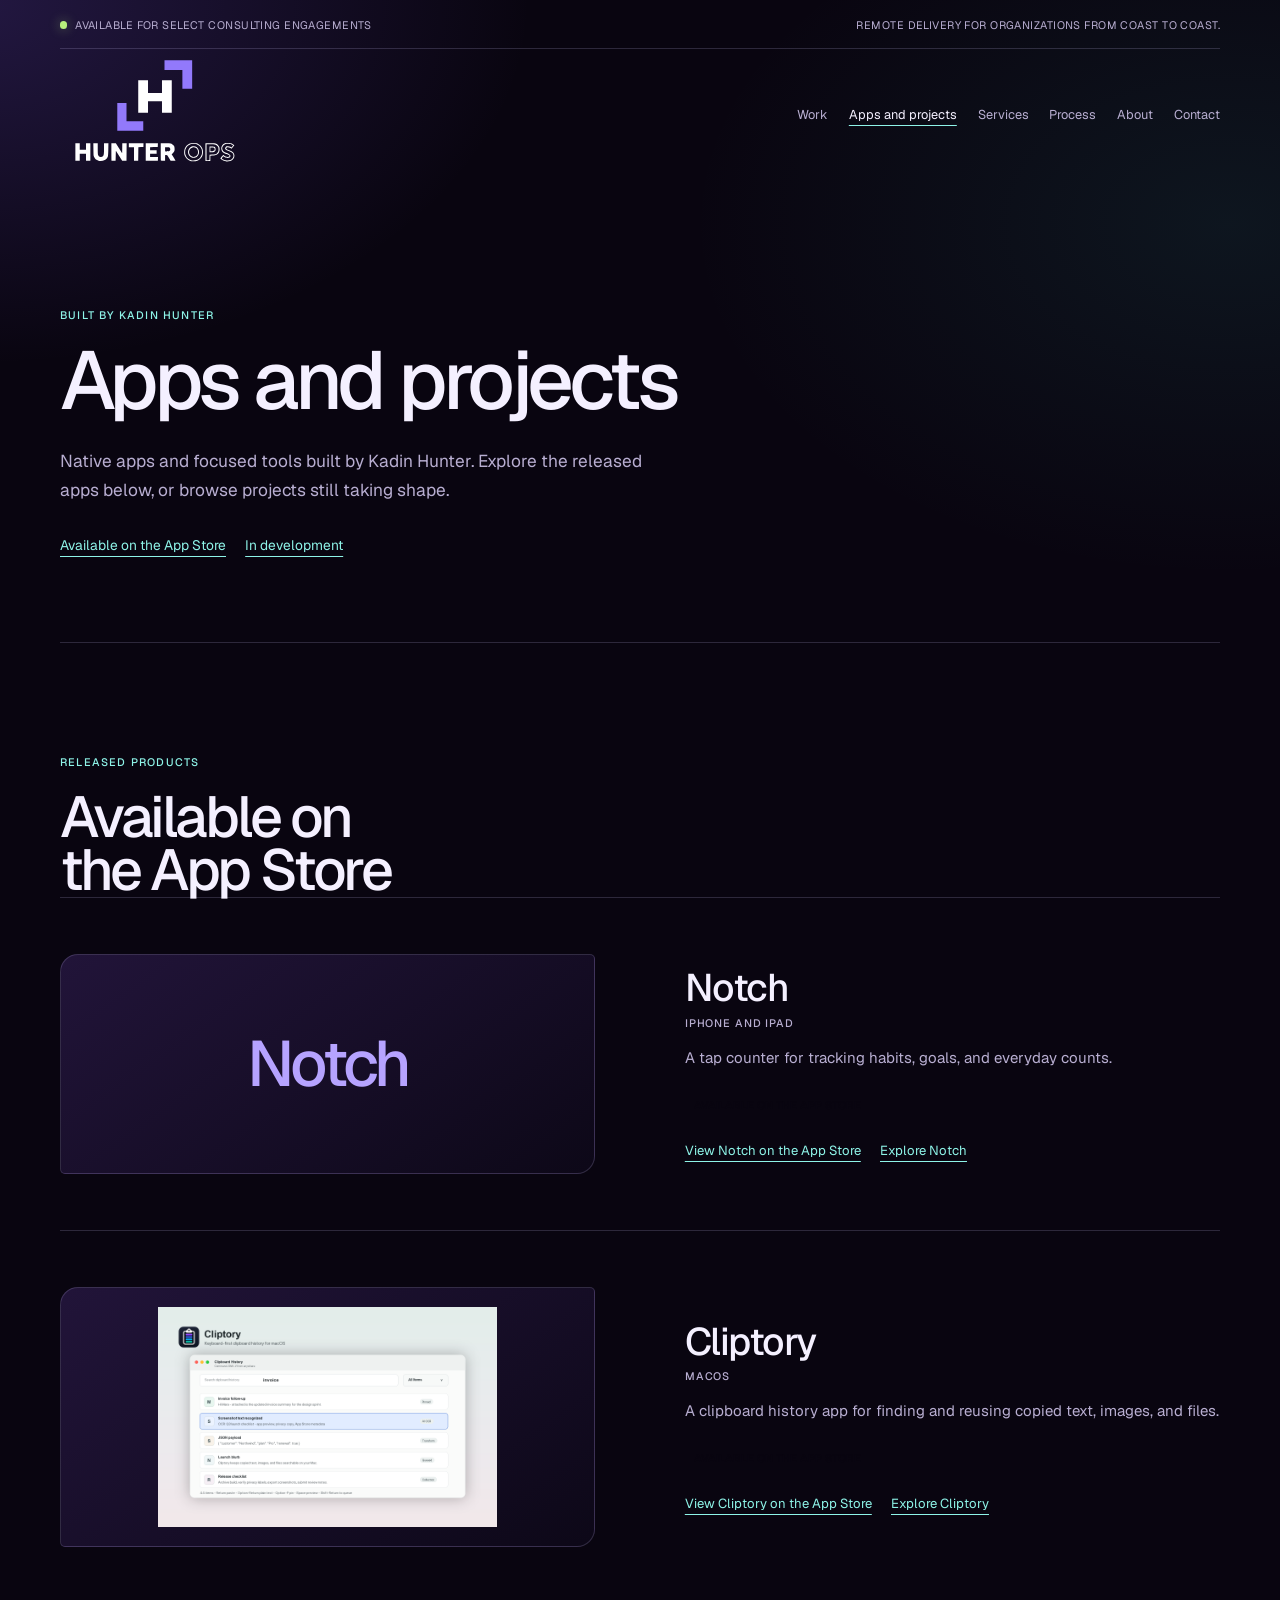
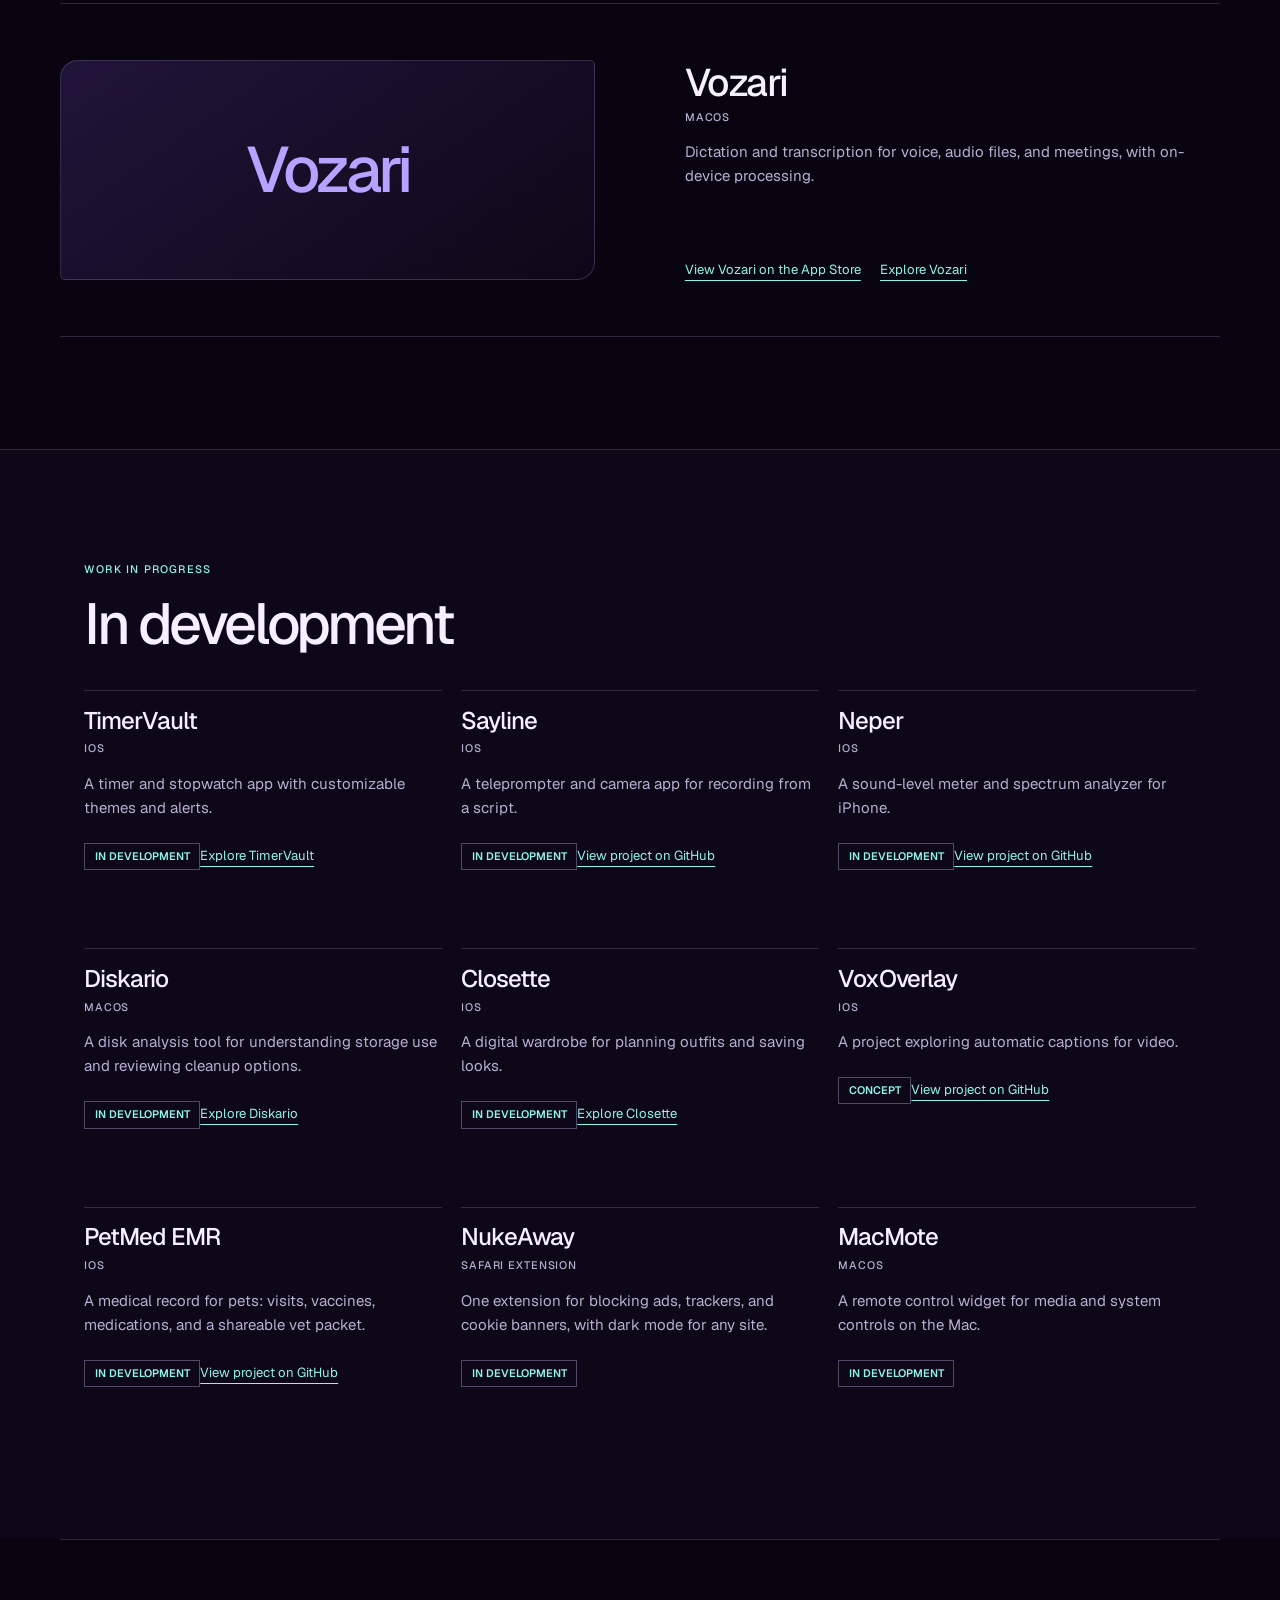
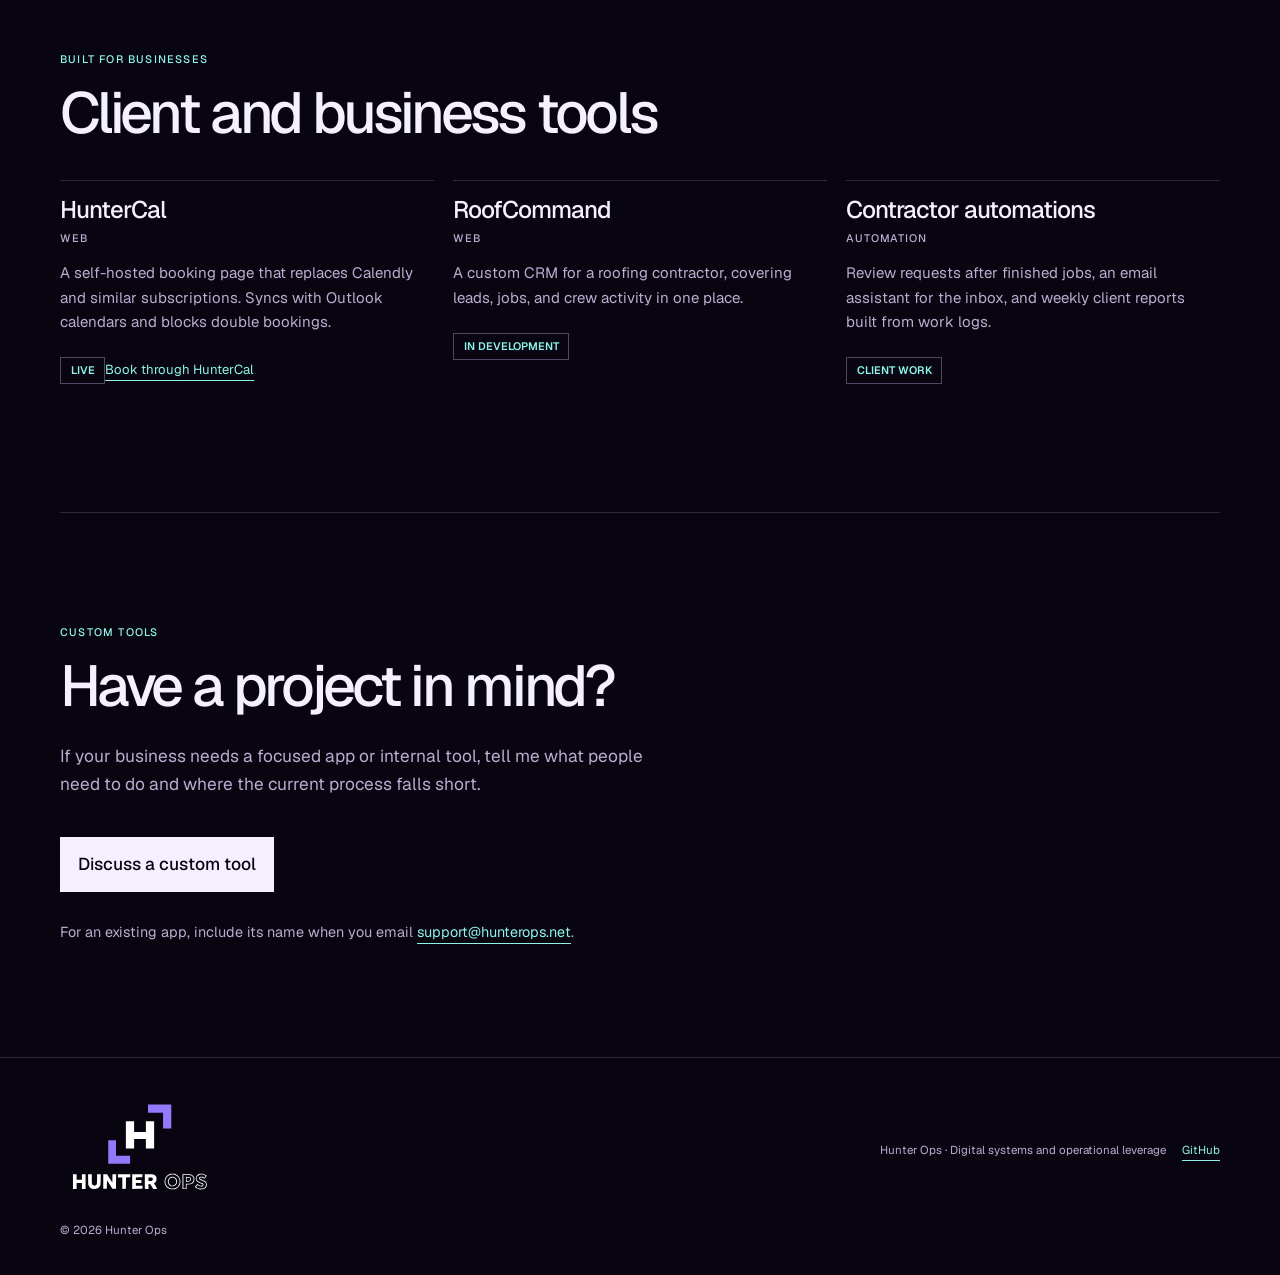
<file: projects.html>
<!doctype html>
<html lang="en">
  <head>
    <meta charset="UTF-8" />
    <meta name="viewport" content="width=device-width, initial-scale=1.0, viewport-fit=cover" />
    <meta name="theme-color" content="#090510" />
    <meta name="description" content="Apps and projects by Kadin Hunter, including released macOS and iOS apps and work still taking shape." />
    <link rel="canonical" href="https://www.hunterops.net/projects.html" />
    <link rel="icon" href="/assets/brand/favicon.svg" type="image/svg+xml" />
    <meta property="og:type" content="website" />
    <meta property="og:title" content="Apps and projects | Hunter Ops" />
    <meta property="og:description" content="Apps and projects by Kadin Hunter, including released macOS and iOS apps and work still taking shape." />
    <meta property="og:url" content="https://www.hunterops.net/projects.html" />
    <meta property="og:image" content="https://www.hunterops.net/assets/brand/og-hunterops.png" />
    <title>Apps and projects | Hunter Ops</title>
    <link rel="stylesheet" href="/assets/projects.css" />
  </head>
  <body class="site-shell">
    <a class="skip-link" href="#main">Skip to content</a>
    <header class="site-header">
      <div class="status-row"><span><b></b> Available for select consulting engagements</span><span>Remote delivery for organizations from coast to coast.</span></div>
      <div class="nav-wrap">
        <a class="brand" href="/" aria-label="Hunter Ops home"><img class="brand-logo" src="/assets/brand/logo-dark.svg" alt="Hunter Ops" /></a>
        <nav class="desktop-nav" aria-label="Primary navigation">
          <a href="/#work">Work</a>
          <a href="/projects.html" aria-current="page">Apps and projects</a>
          <a href="/#services">Services</a>
          <a href="/#process">Process</a>
          <a href="/#about">About</a>
          <a href="/#contact">Contact</a>
        </nav>
        <details class="mobile-nav">
          <summary>Menu</summary>
          <nav aria-label="Primary navigation">
            <a href="/#work">Work</a>
            <a href="/projects.html" aria-current="page">Apps and projects</a>
            <a href="/#services">Services</a>
            <a href="/#process">Process</a>
            <a href="/#about">About</a>
            <a href="/#contact">Contact</a>
          </nav>
        </details>
      </div>
    </header>

    <main id="main" tabindex="-1">
      <section class="page-hero wrap">
        <p class="section-kicker">Built by Kadin Hunter</p>
        <h1>Apps and projects</h1>
        <p>Native apps and focused tools built by Kadin Hunter. Explore the released apps below, or browse projects still taking shape.</p>
        <div class="jump-links"><a href="#available">Available on the App Store</a><a href="#in-development">In development</a></div>
      </section>

      <section class="section wrap" id="available">
        <div class="section-heading"><p class="section-kicker">Released products</p><h2>Available on the App Store</h2></div>

        <article class="app-feature">
          <div class="app-media app-media--text">Notch</div>
          <div class="app-copy"><h3>Notch</h3><span class="label">iPhone and iPad</span><p>A tap counter for tracking habits, goals, and everyday counts.</p><span class="release-label">Available on the App Store</span><div class="app-links"><a href="https://apps.apple.com/us/app/notch-tap-counter/id6778512662">View Notch on the App Store</a><a href="https://kadin-hunter.github.io/Notch-iOS-Portfolio/">Explore Notch</a></div></div>
        </article>

        <article class="app-feature">
          <div class="app-media"><img src="/assets/products/cliptory-screenshot.png" alt="Cliptory clipboard history window with search and saved content." loading="lazy" decoding="async" /></div>
          <div class="app-copy"><h3>Cliptory</h3><span class="label">macOS</span><p>A clipboard history app for finding and reusing copied text, images, and files.</p><span class="release-label">Available on the App Store</span><div class="app-links"><a href="https://apps.apple.com/us/app/cliptory-clipboard-history/id6790237170?mt=12">View Cliptory on the App Store</a><a href="https://kadin-hunter.github.io/Cliptory-Portfolio/">Explore Cliptory</a></div></div>
        </article>

        <article class="app-feature">
          <div class="app-media app-media--text">Vozari</div>
          <div class="app-copy"><h3>Vozari</h3><span class="label">macOS</span><p>Dictation and transcription for voice, audio files, and meetings, with on-device processing.</p><span class="release-label">Available on the App Store</span><div class="app-links"><a href="https://apps.apple.com/us/app/vozari/id6793646944?mt=12">View Vozari on the App Store</a><a href="https://kadin-hunter.github.io/Vozari-Portfolio/">Explore Vozari</a></div></div>
        </article>
      </section>

      <section class="section section--ink" id="in-development">
        <div class="wrap"><div class="section-heading"><p class="section-kicker">Work in progress</p><h2>In development</h2></div><div class="dev-grid">
          <article class="dev-card"><h3>TimerVault</h3><span class="label">iOS</span><p>A timer and stopwatch app with customizable themes and alerts.</p><span class="stage-label">In development</span><a href="https://kadin-hunter.github.io/TimerSimple-iOS-Portfolio/">Explore TimerVault</a></article>
          <article class="dev-card"><h3>Sayline</h3><span class="label">iOS</span><p>A teleprompter and camera app for recording from a script.</p><span class="stage-label">In development</span><a href="https://github.com/Kadin-Hunter/Sayline-iOS-Teleprompter-Portfolio">View project on GitHub</a></article>
          <article class="dev-card"><h3>Neper</h3><span class="label">iOS</span><p>A sound-level meter and spectrum analyzer for iPhone.</p><span class="stage-label">In development</span><a href="https://github.com/Kadin-Hunter/Neper-iOS-Portfolio">View project on GitHub</a></article>
          <article class="dev-card"><h3>Diskario</h3><span class="label">macOS</span><p>A disk analysis tool for understanding storage use and reviewing cleanup options.</p><span class="stage-label">In development</span><a href="https://kadin-hunter.github.io/Diskario-Portfolio/">Explore Diskario</a></article>
          <article class="dev-card"><h3>Closette</h3><span class="label">iOS</span><p>A digital wardrobe for planning outfits and saving looks.</p><span class="stage-label">In development</span><a href="https://kadin-hunter.github.io/Closette-Portfolio/">Explore Closette</a></article>
          <article class="dev-card"><h3>VoxOverlay</h3><span class="label">iOS</span><p>A project exploring automatic captions for video.</p><span class="stage-label">Concept</span><a href="https://github.com/Kadin-Hunter/VoxOverlay-Captions-iOS-app-Portfolio">View project on GitHub</a></article>
          <article class="dev-card"><h3>PetMed EMR</h3><span class="label">iOS</span><p>A medical record for pets: visits, vaccines, medications, and a shareable vet packet.</p><span class="stage-label">In development</span><a href="https://github.com/Kadin-Hunter/Pet-EMR-iOS-App">View project on GitHub</a></article>
          <article class="dev-card"><h3>NukeAway</h3><span class="label">Safari extension</span><p>One extension for blocking ads, trackers, and cookie banners, with dark mode for any site.</p><span class="stage-label">In development</span></article>
          <article class="dev-card"><h3>MacMote</h3><span class="label">macOS</span><p>A remote control widget for media and system controls on the Mac.</p><span class="stage-label">In development</span></article>
        </div></div>
      </section>

      <section class="section wrap" id="business-tools">
        <div class="section-heading"><p class="section-kicker">Built for businesses</p><h2>Client and business tools</h2></div><div class="dev-grid">
          <article class="dev-card"><h3>HunterCal</h3><span class="label">Web</span><p>A self-hosted booking page that replaces Calendly and similar subscriptions. Syncs with Outlook calendars and blocks double bookings.</p><span class="stage-label">Live</span><a href="https://huntercal.vercel.app/kadin/free-consultation">Book through HunterCal</a></article>
          <article class="dev-card"><h3>RoofCommand</h3><span class="label">Web</span><p>A custom CRM for a roofing contractor, covering leads, jobs, and crew activity in one place.</p><span class="stage-label">In development</span></article>
          <article class="dev-card"><h3>Contractor automations</h3><span class="label">Automation</span><p>Review requests after finished jobs, an email assistant for the inbox, and weekly client reports built from work logs.</p><span class="stage-label">Client work</span></article>
        </div>
      </section>

      <section class="section wrap contact-block">
        <p class="section-kicker">Custom tools</p><h2>Have a project in mind?</h2>
        <p>If your business needs a focused app or internal tool, tell me what people need to do and where the current process falls short.</p>
        <p><a class="button primary" href="mailto:support@hunterops.net?subject=Custom%20tool%20inquiry">Discuss a custom tool</a></p>
        <p>For an existing app, include its name when you email <a href="mailto:support@hunterops.net">support@hunterops.net</a>.</p>
      </section>
    </main>

    <footer class="site-footer"><div class="wrap footer-inner"><a class="brand" href="/" aria-label="Hunter Ops home"><img class="brand-logo" src="/assets/brand/logo-dark.svg" alt="Hunter Ops" /></a><p>Hunter Ops · Digital systems and operational leverage</p><a href="https://github.com/Kadin-Hunter">GitHub</a><p class="footer-copyright">© 2026 Hunter Ops</p></div></footer>
  </body>
</html>
</file>
<file: assets/projects.css>
@font-face{font-family:'Geist Variable';font-style:normal;font-weight:100 900;font-display:swap;src:url('/assets/geist-latin-wght-normal-BgDaEnEv.woff2') format('woff2')}
:root{color-scheme:dark;--ink:#090510;--surface:#110a1e;--surface-2:#17102a;--line:rgba(210,197,255,.18);--line-strong:rgba(210,197,255,.34);--paper:#f4f0ff;--muted:#b8aed1;--lavender:#b6a3ff;--cyan:#8ef4e8;--lime:#b8ef7c;--shadow:0 26px 64px rgba(0,0,0,.38)}
*,*::before,*::after{box-sizing:border-box}html{scroll-behavior:smooth}body{margin:0;min-width:320px;color:var(--paper);background:var(--ink);font-family:'Geist Variable',ui-sans-serif,system-ui,sans-serif;-webkit-font-smoothing:antialiased}a{color:var(--cyan);text-underline-offset:.35rem}button,summary{font:inherit}.site-shell{min-height:100vh;background:radial-gradient(58rem 38rem at 96% 5%,rgba(56,169,164,.1),transparent 58%),radial-gradient(58rem 38rem at -2% 0%,rgba(116,82,222,.24),transparent 60%),var(--ink)}
.skip-link{position:fixed;left:1rem;top:-5rem;z-index:30;padding:.75rem 1rem;border-radius:.45rem;background:var(--paper);color:var(--ink);font-weight:500}.skip-link:focus{top:1rem}.wrap,.site-header{width:min(1160px,calc(100% - 48px));margin:auto}.site-header{padding-top:18px}.status-row{display:flex;justify-content:space-between;gap:1rem;padding:0 0 16px;color:var(--muted);border-bottom:1px solid var(--line);font:400 .68rem/1.3 'Geist Variable',monospace;text-transform:uppercase;letter-spacing:.04em}.status-row span:first-child{display:flex;align-items:center;gap:.5rem}.status-row b{width:.45rem;height:.45rem;border-radius:50%;background:var(--lime);box-shadow:0 0 12px rgba(184,239,124,.45)}.nav-wrap{min-height:86px;display:flex;align-items:center;justify-content:space-between;gap:1rem}.brand{display:inline-flex;align-items:center;gap:.7rem;text-decoration:none;color:var(--paper);font:500 .9rem/1 'Geist Variable',monospace;letter-spacing:.09em}.brand>span:last-child>span{color:var(--lavender)}.brand-logo{display:block;width:190px;height:auto;object-fit:contain;border-radius:0}.footer-inner .brand-logo{width:160px}.desktop-nav{display:flex;align-items:center;gap:1.3rem}.desktop-nav a,.mobile-nav a{color:var(--muted);text-decoration-color:transparent;font-size:.8rem;transition:color .18s ease,text-decoration-color .18s ease}.desktop-nav a:hover,.desktop-nav a:focus-visible,.mobile-nav a:hover,.mobile-nav a:focus-visible,.desktop-nav a[aria-current=page],.mobile-nav a[aria-current=page]{color:var(--paper);text-decoration-color:var(--cyan)}.mobile-nav{display:none}.mobile-nav summary{list-style:none;cursor:pointer;min-height:44px;padding:.7rem .85rem;border:1px solid var(--line-strong);border-radius:4px;color:var(--paper);font-size:.8rem}.mobile-nav summary::-webkit-details-marker{display:none}.mobile-nav nav{display:grid;gap:.15rem;position:absolute;right:16px;top:72px;z-index:5;min-width:210px;padding:.8rem;border:1px solid var(--line-strong);background:rgba(16,9,28,.98);box-shadow:var(--shadow)}.mobile-nav a{display:flex;align-items:center;min-height:44px;padding:.75rem .55rem}
main:focus{outline:none}.page-hero{padding:clamp(4.5rem,10vw,8rem) 0 5.5rem}.section{padding:7rem 0;border-top:1px solid var(--line)}.section--ink{width:100%;padding-inline:max(24px,calc((100% - 1160px)/2));background:rgba(17,10,30,.55)}.section-kicker{margin:0 0 1.2rem;color:var(--cyan);font:500 .68rem/1.4 'Geist Variable',monospace;letter-spacing:.11em;text-transform:uppercase}.page-hero h1,.section-heading h2,.contact-block h2,.notfound-block h1{max-width:16ch;margin:0;font:500 clamp(3.25rem,6.4vw,6.7rem)/.93 'Geist Variable',Georgia,serif;letter-spacing:-.055em;text-wrap:balance}.page-hero>p:not(.section-kicker),.contact-block>p:not(.section-kicker){max-width:38rem;margin:1.8rem 0 0;color:var(--muted);font-size:1.08rem;line-height:1.65}.jump-links{display:flex;flex-wrap:wrap;gap:1.2rem;margin-top:2rem}.jump-links a{font-size:.86rem}.button{display:inline-flex;align-items:center;justify-content:center;min-height:48px;padding:.78rem 1.05rem;border:1px solid var(--line-strong);text-decoration:none;font-weight:500}.button.primary{color:var(--ink);background:var(--paper);border-color:var(--paper)}.button.primary:hover,.button.primary:focus-visible{color:var(--ink);background:var(--cyan);border-color:var(--cyan)}.section-heading h2{font-size:clamp(2.45rem,4.5vw,4.9rem)}
.app-feature{display:grid;grid-template-columns:1fr 1fr;gap:clamp(2rem,7vw,7rem);align-items:center;padding:3.5rem 0;border-top:1px solid var(--line)}.app-feature:last-child{border-bottom:1px solid var(--line)}.app-media{min-height:220px;display:grid;place-items:center;padding:1.2rem;border:1px solid var(--line);border-radius:18px 5px 18px 5px;background:linear-gradient(145deg,rgba(35,21,60,.95),rgba(13,8,24,.98));color:var(--lavender);font:500 clamp(2rem,5vw,4rem)/1 'Geist Variable',Georgia,serif;letter-spacing:-.06em}.app-media img{display:block;width:100%;height:220px;object-fit:contain;border-radius:8px}.app-copy h3,.dev-card h3{margin:0 0 .55rem;font:500 clamp(1.6rem,3vw,2.4rem)/1 'Geist Variable',Georgia,serif;letter-spacing:-.04em}.label{display:block;color:var(--muted);font:500 .68rem/1.4 'Geist Variable',monospace;text-transform:uppercase;letter-spacing:.08em}.app-copy p,.dev-card p{max-width:34rem;color:var(--muted);font-size:.94rem;line-height:1.6}.release-label,.stage-label{display:inline-block;margin:.5rem 0;padding:.45rem .6rem;color:var(--ink);background:var(--gold);font:600 .68rem/1 'Geist Variable',monospace;text-transform:uppercase}.stage-label{color:var(--cyan);background:transparent;border:1px solid var(--line-strong)}.app-links{display:flex;flex-wrap:wrap;gap:1.2rem;margin-top:1rem}.app-links a,.dev-card a{font-size:.82rem}.dev-grid{display:grid;grid-template-columns:repeat(3,1fr);gap:2.4rem 1.2rem;margin-top:2.5rem}.dev-card{min-height:220px;padding-top:1.1rem;border-top:1px solid var(--line)}.dev-card h3{font-size:1.5rem}.contact-block{max-width:1160px}.contact-block h2{font-size:clamp(2.45rem,4.5vw,4.9rem)}.contact-block .button{margin-top:.6rem}.contact-block>p:last-child{color:var(--muted);font-size:.9rem}.notfound-block{min-height:55vh;display:flex;flex-direction:column;justify-content:center}.notfound-block h1{font-size:clamp(3rem,6vw,5.5rem)}.site-footer{border-top:1px solid var(--line);color:var(--muted)}.footer-inner{display:flex;align-items:center;flex-wrap:wrap;gap:1rem;padding:2.3rem 0;font:.72rem/1.5 'Geist Variable',monospace}.footer-inner .brand{margin-right:auto}.footer-inner p{margin:0}.footer-inner a:not(.brand){color:var(--cyan)}.footer-copyright{flex-basis:100%;color:var(--muted)}
a:focus-visible,summary:focus-visible{outline:2px solid var(--cyan);outline-offset:4px}
@media(max-width:780px){.wrap,.site-header{width:min(100% - 32px,1160px)}.site-header{padding-top:max(10px,env(safe-area-inset-top))}.status-row{display:none}.nav-wrap{min-height:70px}.desktop-nav{display:none}.mobile-nav{display:block;position:relative}.mobile-nav nav{right:0;top:54px}.page-hero{padding:3.75rem 0 4rem}.section{padding:4.5rem 0}.section--ink{padding-inline:16px}.app-feature{grid-template-columns:1fr;gap:2rem;padding:2.75rem 0}.app-media{min-height:190px}.app-media img{height:190px}.dev-grid{grid-template-columns:1fr 1fr;gap:2rem 1rem}.footer-inner{align-items:flex-start;flex-direction:column}.footer-inner .brand{margin-right:0}}
@media(max-width:500px){.page-hero h1,.section-heading h2,.contact-block h2{font-size:clamp(2.7rem,14vw,3.8rem)}.page-hero>p:not(.section-kicker),.contact-block>p:not(.section-kicker){font-size:1rem}.dev-grid{grid-template-columns:1fr}.app-links{display:grid;gap:.8rem}.app-links a{min-height:44px;display:flex;align-items:center}.mobile-nav nav{right:-.25rem}}
@media(prefers-reduced-motion:reduce){html{scroll-behavior:auto}.desktop-nav a,.mobile-nav a,.button{transition:none}}
</file>
